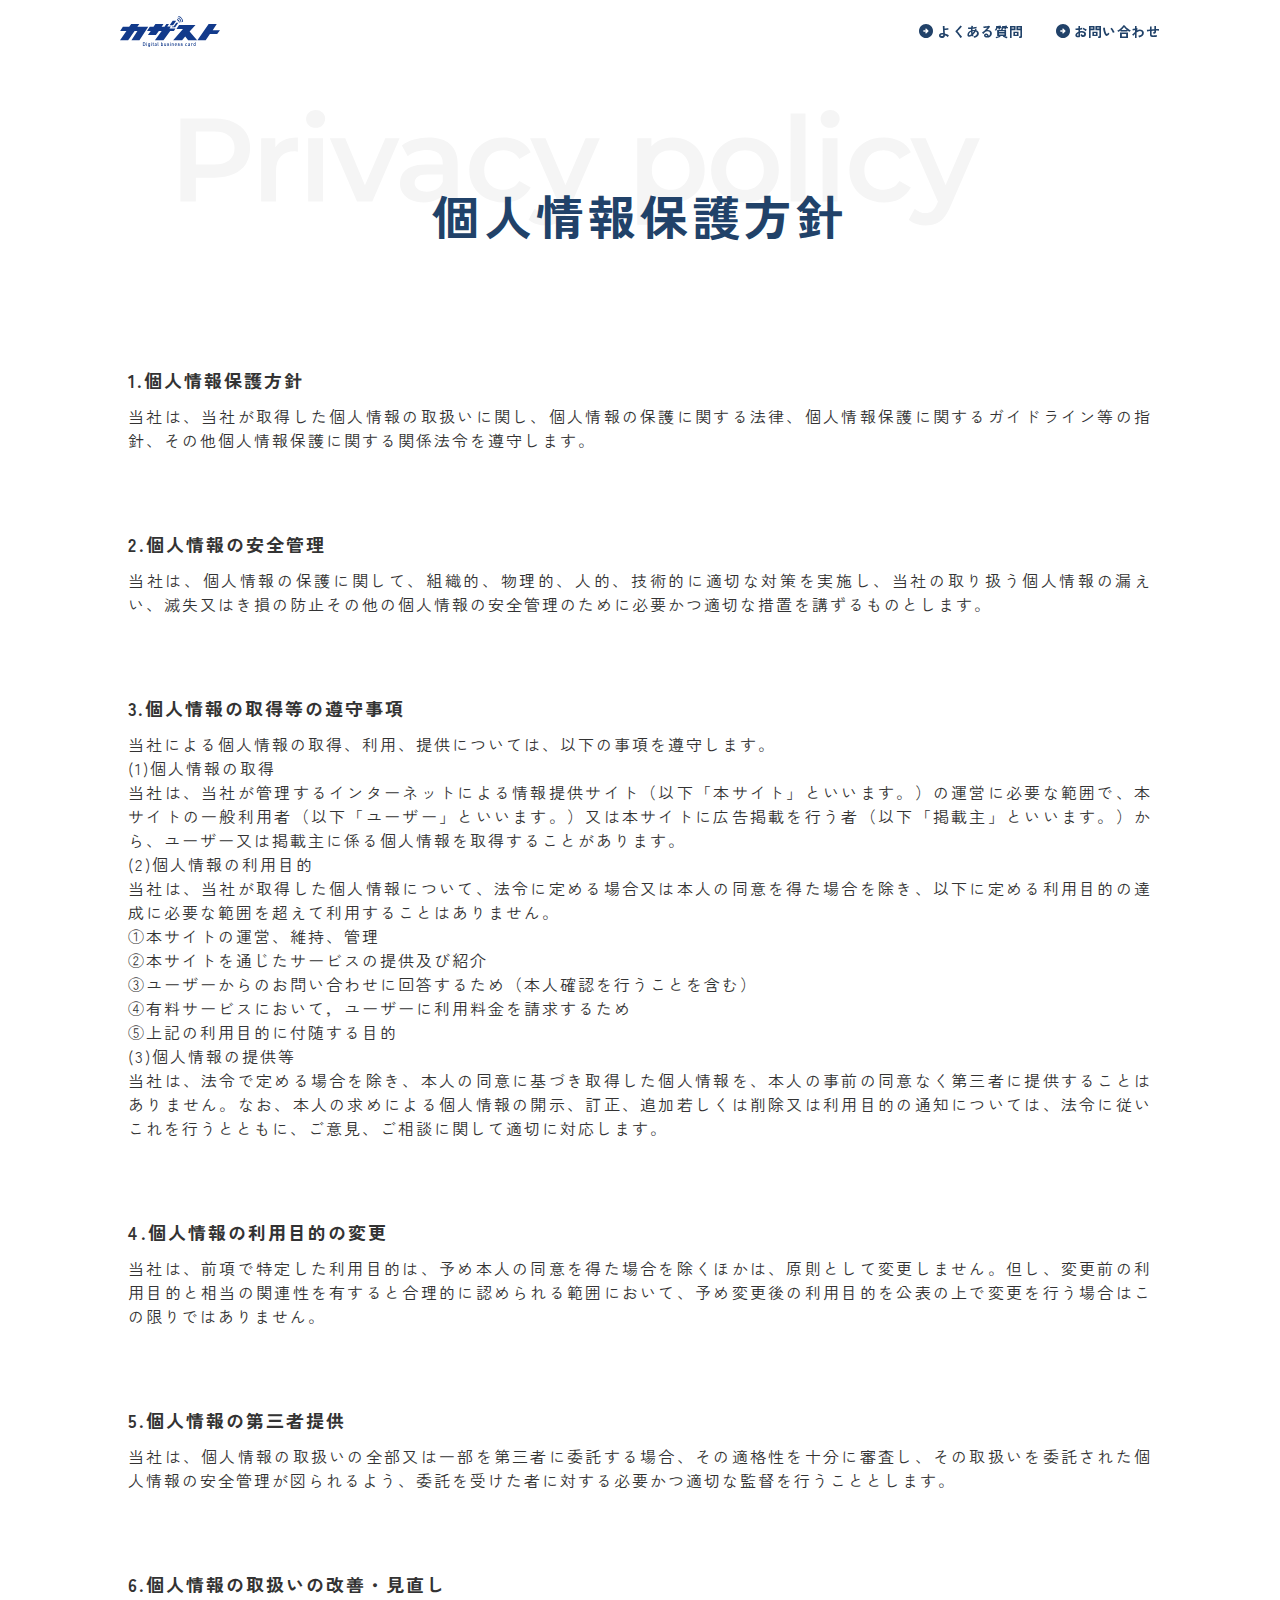
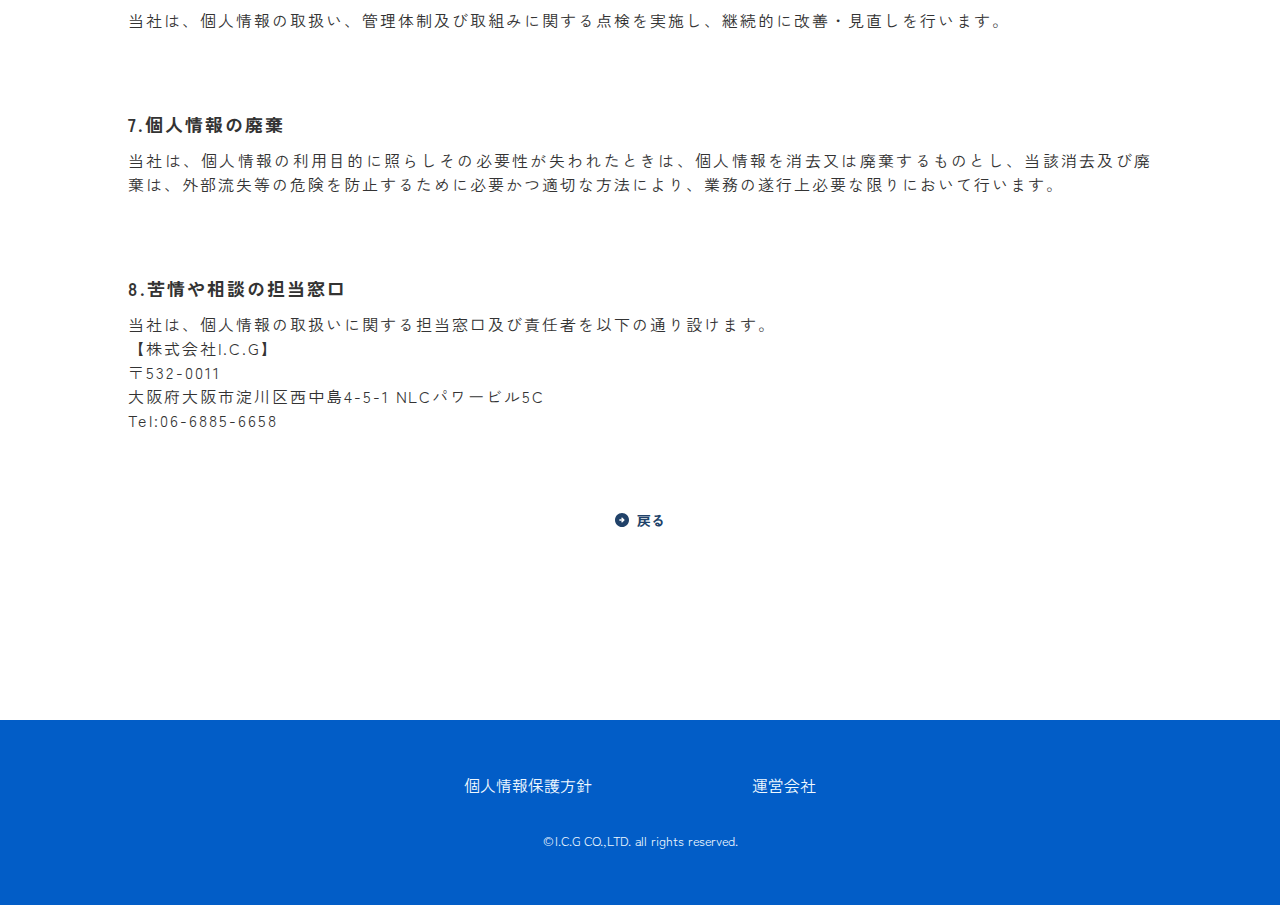
<file: privacy.html>
<!DOCTYPE html>
<html lang="ja">
<head>
    <meta charset="UTF-8">
    <meta http-equiv="X-UA-Compatible" content="IE=edge">
    <meta name="viewport" content="width=device-width, initial-scale=1.0">
    <title>Document</title>
    <link rel="stylesheet" href="css/style.css">
    <link rel="preconnect" href="https://fonts.googleapis.com">
    <link rel="preconnect" href="https://fonts.gstatic.com" crossorigin>
    <link href="https://fonts.googleapis.com/css2?family=Zen+Kaku+Gothic+New:wght@400;500;700;900&display=swap" rel="stylesheet">
    <script src="https://ajaxzip3.github.io/ajaxzip3.js" charset="UTF-8"></script> 
</head>
<body id="top">
    <header>
        <div class="container">
            <div class="flex-wrapper">
                <a href="index.html"><img src="img/logo.svg" alt="カザストのロゴ"></a>
                <ul>
                    <li>
                        <img src="img/link.svg" alt="右向き矢印">
                        <a href="index.html#question">よくある質問</a>
                    </li>
                    <li>
                        <img src="img/link.svg" alt="右向き矢印">
                        <a href="index.html#order">お問い合わせ</a>
                    </li>
                    <!-- <div class="btn-wrapper-pc">
                        <form action="" method="post">
                            <input type="submit" value="ログイン" class="button">
                            <img src="img/login_right.svg" alt="右向き矢印">
                        </form>
                    </div> -->
                </ul>
            </div>
            <!-- <div class="btn-wrapper">
                <form action="" method="post">
                    <input type="submit" value="ログイン" class="button">
                    <img src="img/login_right.svg" alt="右向き矢印">
                </form>
            </div> -->
        </div>
    </header>
    <main>
        <section class="privacy">
            <div class="container">
                <h2>個人情報保護方針</h2>
                <ul>
                    <li>
                        <span>1.個人情報保護方針</span><br>
                        当社は、当社が取得した個人情報の取扱いに関し、個人情報の保護に関する法律、個人情報保護に関するガイドライン等の指針、その他個人情報保護に関する関係法令を遵守します。
                    </li>
                    <li>
                        <span>2.個人情報の安全管理</span><br>
                        当社は、個人情報の保護に関して、組織的、物理的、人的、技術的に適切な対策を実施し、当社の取り扱う個人情報の漏えい、滅失又はき損の防止その他の個人情報の安全管理のために必要かつ適切な措置を講ずるものとします。
                    </li>
                    <li>
                        <span>3.個人情報の取得等の遵守事項</span><br>
                        当社による個人情報の取得、利用、提供については、以下の事項を遵守します。<br> 
                        (1)個人情報の取得<br>
                        当社は、当社が管理するインターネットによる情報提供サイト（以下「本サイト」といいます。）の運営に必要な範囲で、本サイトの一般利用者（以下「ユーザー」といいます。）又は本サイトに広告掲載を行う者（以下「掲載主」といいます。）から、ユーザー又は掲載主に係る個人情報を取得することがあります。<br>
                        (2)個人情報の利用目的<br>
                        当社は、当社が取得した個人情報について、法令に定める場合又は本人の同意を得た場合を除き、以下に定める利用目的の達成に必要な範囲を超えて利用することはありません。<br>
                        ①本サイトの運営、維持、管理<br>
                        ②本サイトを通じたサービスの提供及び紹介<br>
                        ③ユーザーからのお問い合わせに回答するため（本人確認を行うことを含む）<br>
                        ④有料サービスにおいて，ユーザーに利用料金を請求するため<br>
                        ⑤上記の利用目的に付随する目的<br>
                        (3)個人情報の提供等<br>
                        当社は、法令で定める場合を除き、本人の同意に基づき取得した個人情報を、本人の事前の同意なく第三者に提供することはありません。なお、本人の求めによる個人情報の開示、訂正、追加若しくは削除又は利用目的の通知については、法令に従いこれを行うとともに、ご意見、ご相談に関して適切に対応します。<br>
                    </li>
                    <li>
                        <span>4.個人情報の利用目的の変更</span><br>
                        当社は、前項で特定した利用目的は、予め本人の同意を得た場合を除くほかは、原則として変更しません。但し、変更前の利用目的と相当の関連性を有すると合理的に認められる範囲において、予め変更後の利用目的を公表の上で変更を行う場合はこの限りではありません。
                    </li>
                    <li>
                        <span>5.個人情報の第三者提供</span><br>
                        当社は、個人情報の取扱いの全部又は一部を第三者に委託する場合、その適格性を十分に審査し、その取扱いを委託された個人情報の安全管理が図られるよう、委託を受けた者に対する必要かつ適切な監督を行うこととします。
                    </li>
                    <li>
                        <span>6.個人情報の取扱いの改善・見直し</span><br>
                        当社は、個人情報の取扱い、管理体制及び取組みに関する点検を実施し、継続的に改善・見直しを行います。
                    </li>
                    <li>
                        <span>7.個人情報の廃棄</span><br>
                        当社は、個人情報の利用目的に照らしその必要性が失われたときは、個人情報を消去又は廃棄するものとし、当該消去及び廃棄は、外部流失等の危険を防止するために必要かつ適切な方法により、業務の遂行上必要な限りにおいて行います。
                    </li>
                    <li>
                        <span>8.苦情や相談の担当窓口</span><br>
                        当社は、個人情報の取扱いに関する担当窓口及び責任者を以下の通り設けます。<br>
                        【株式会社I.C.G】<br>
                        〒532-0011<br>
                        大阪府大阪市淀川区西中島4-5-1 NLCパワービル5C<br>
                        Tel:06-6885-6658<br>
                    </li>
                </ul>
                <div class="back-btn">
                    <a href="index.html">
                        <img src="img/link.svg" alt="右向き矢印">
                        <p>戻る</p>
                    </a>
                </div>
            </div>
        </section>
    </main>
    <footer>
        <div class="container">
            <div class="flex-wrapper">
                <a href="#top">個人情報保護方針</a>
                <a href="https://www.i-c-g.info">運営会社</a>
            </div>
            <small class="copy">&copy;I.C.G CO.,LTD. all rights reserved.</small>
        </div>
    </footer>
</body>
<script src="js/jquery-3.7.0.min.js"></script>
<script src="js/main.js"></script>
</html>
</file>
